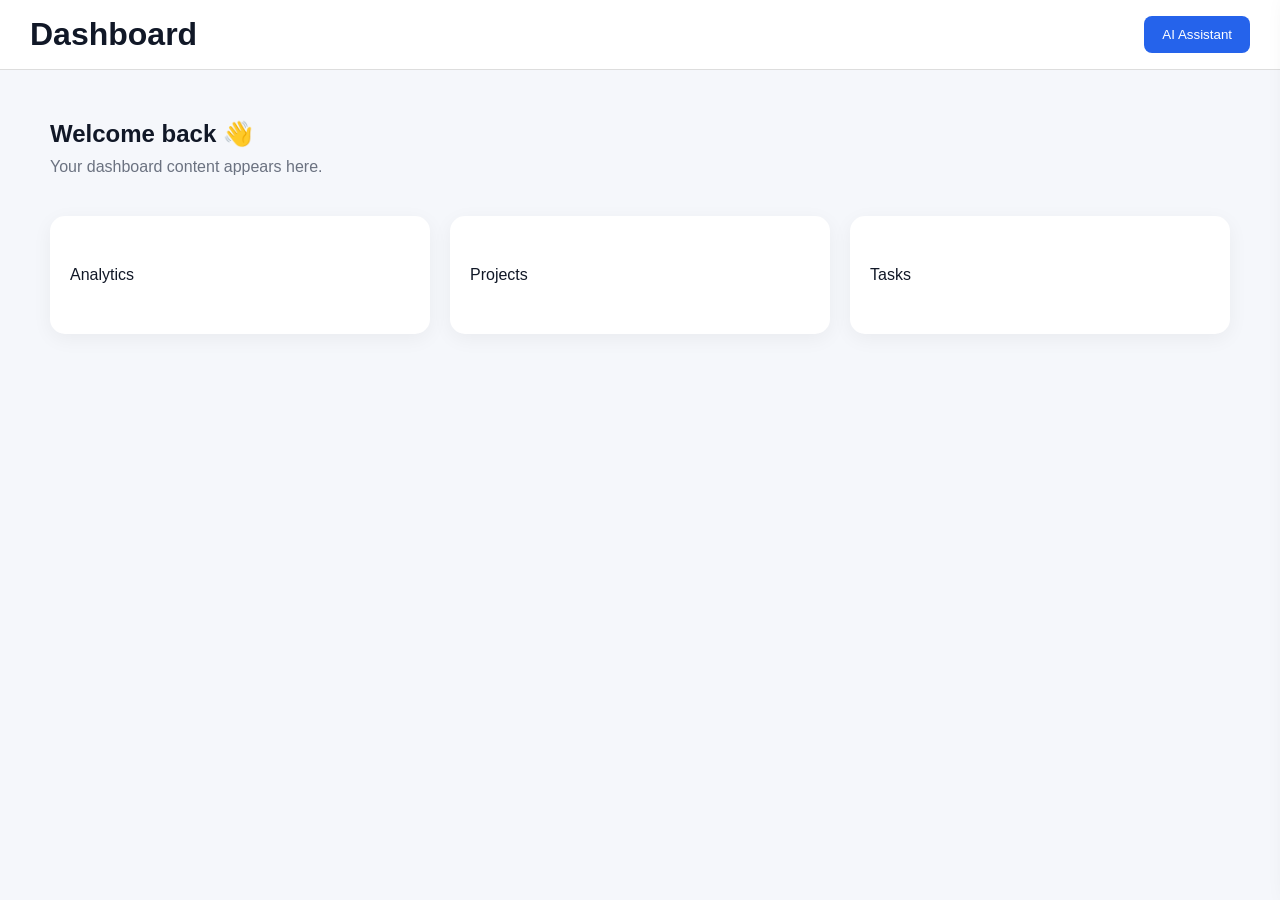
<file: ai-chat-sidebar/index.html>
<!DOCTYPE html>
<html lang="en">
<head>
    <meta charset="UTF-8">
    <meta name="viewport" content="width=device-width, initial-scale=1.0">
    <title>AI Chat Sidebar</title>
    <link rel="stylesheet" href="style.css">
</head>
<body>

<div class="page">

    <header>
        <h1>Dashboard</h1>
        <button onclick="toggleSidebar()">AI Assistant</button>
    </header>

    <main>
        <h2>Welcome back 👋</h2>
        <p>Your dashboard content appears here.</p>

        <div class="cards">
            <div>Analytics</div>
            <div>Projects</div>
            <div>Tasks</div>
        </div>
    </main>

</div>

<aside class="ai-sidebar" id="aiSidebar">

    <div class="sidebar-header">
        <div>
            <strong>AI Assistant</strong>
            <small>Ready to help</small>
        </div>

        <button onclick="toggleSidebar()">×</button>
    </div>

    <div class="assistant-content" id="assistantContent">

        <div class="ai-message">
            Hi! I'm your AI assistant. What would you like to do?
        </div>

        <button onclick="suggest('Summarize my dashboard')">
            Summarize dashboard
        </button>

        <button onclick="suggest('Give me project insights')">
            Project insights
        </button>

        <button onclick="suggest('Help me plan my tasks')">
            Plan my tasks
        </button>

    </div>

    <form class="assistant-input" onsubmit="sendPrompt(event)">
        <input id="prompt" placeholder="Ask AI..." required>
        <button>➤</button>
    </form>

</aside>

<script src="script.js"></script>
</body>
</html>
</file>
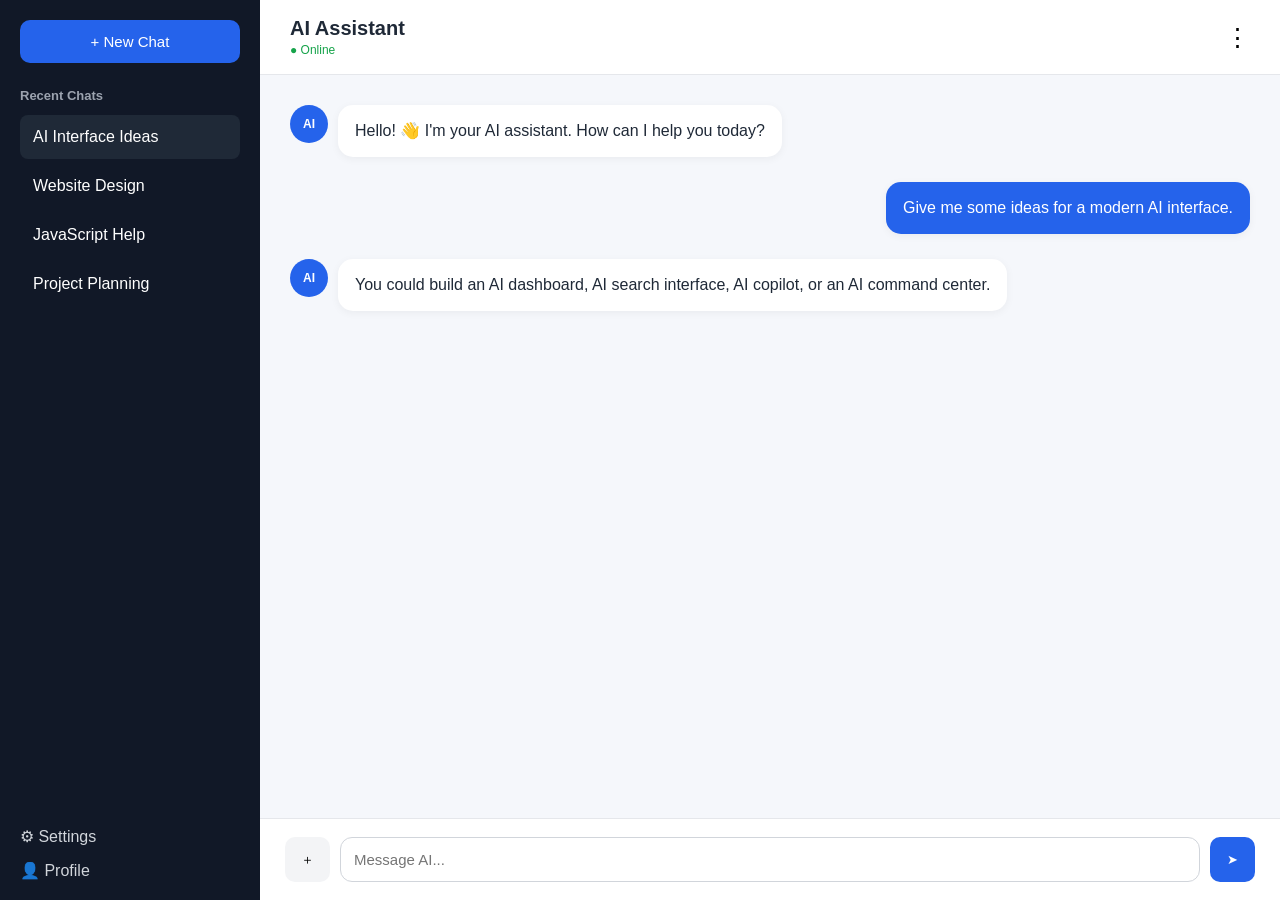
<file: ai-chat/index.html>
<!DOCTYPE html>
<html lang="en">
<head>
    <meta charset="UTF-8">
    <meta name="viewport" content="width=device-width, initial-scale=1.0">
    <title>AI Chat</title>
    <link rel="stylesheet" href="style.css">
</head>
<body>

<div class="app">

    <aside class="sidebar">
        <button class="new-chat" onclick="newChat()">+ New Chat</button>

        <h3>Recent Chats</h3>

        <div class="chat-item active">AI Interface Ideas</div>
        <div class="chat-item">Website Design</div>
        <div class="chat-item">JavaScript Help</div>
        <div class="chat-item">Project Planning</div>

        <div class="sidebar-bottom">
            <div>⚙ Settings</div>
            <div>👤 Profile</div>
        </div>
    </aside>

    <main class="chat-area">

        <header class="chat-header">
            <div>
                <h2>AI Assistant</h2>
                <span class="online">● Online</span>
            </div>
            <button>⋮</button>
        </header>

        <section class="messages" id="messages">

            <div class="message ai">
                <div class="avatar">AI</div>
                <div class="bubble">
                    Hello! 👋 I'm your AI assistant. How can I help you today?
                </div>
            </div>

            <div class="message user">
                <div class="bubble">
                    Give me some ideas for a modern AI interface.
                </div>
            </div>

            <div class="message ai">
                <div class="avatar">AI</div>
                <div class="bubble">
                    You could build an AI dashboard, AI search interface,
                    AI copilot, or an AI command center.
                </div>
            </div>

        </section>

        <div class="typing" id="typing">
            AI is typing...
        </div>

        <form class="input-area" onsubmit="sendMessage(event)">
            <button type="button" class="attach">＋</button>

            <input
                type="text"
                id="messageInput"
                placeholder="Message AI..."
                autocomplete="off"
            >

            <button type="submit" class="send">➤</button>
        </form>

    </main>

</div>

<script src="script.js"></script>
</body>
</html>
</file>
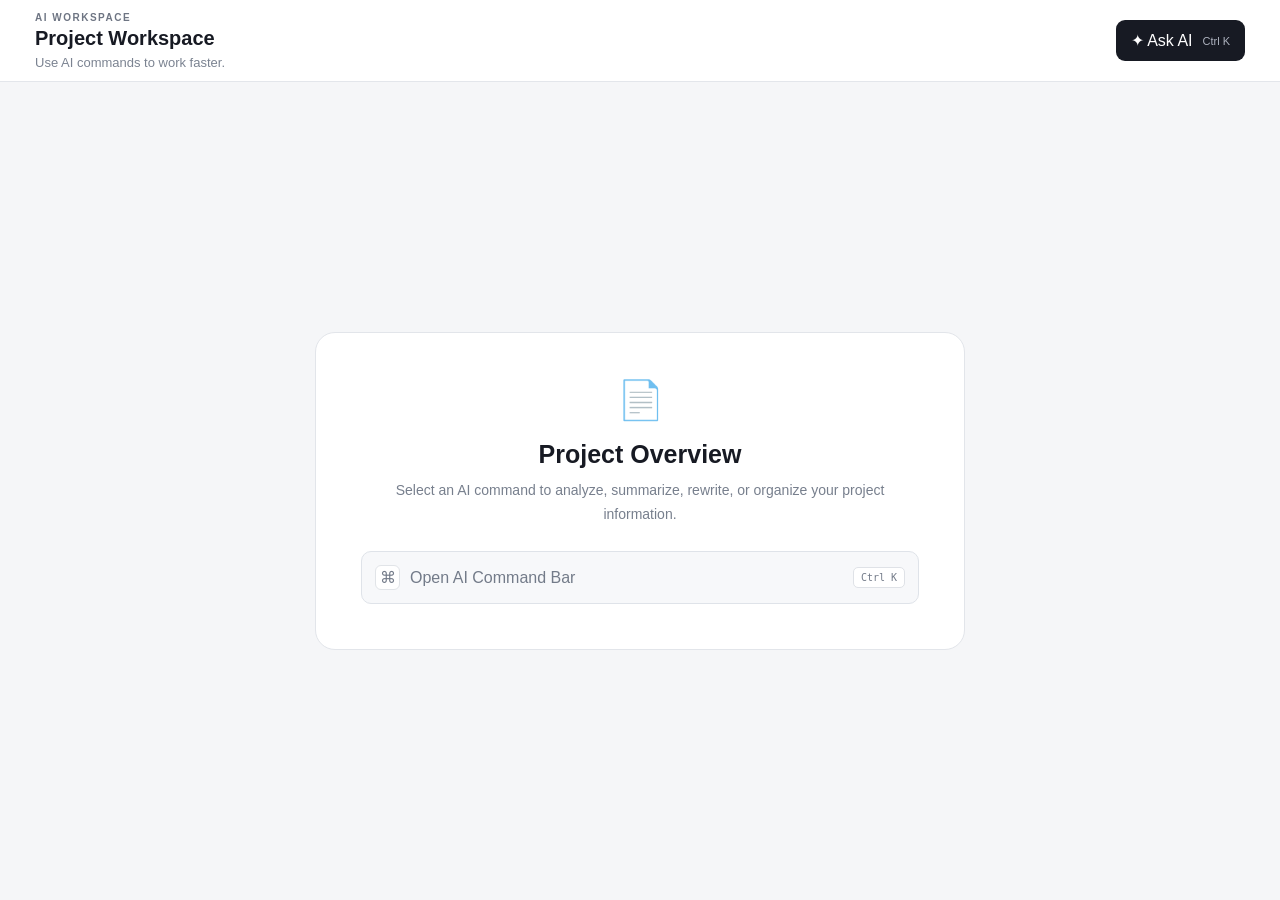
<file: ai-command-bar/index.html>
<!DOCTYPE html>
<html lang="en">
<head>
    <meta charset="UTF-8">
    <meta name="viewport" content="width=device-width, initial-scale=1.0">

    <title>AI Command Bar</title>

    <link rel="stylesheet" href="style.css">
</head>

<body>

    <main class="app">

        <!-- Header -->

        <header class="topbar">

            <div>
                <p class="eyebrow">AI WORKSPACE</p>

                <h1>Project Workspace</h1>

                <p>
                    Use AI commands to work faster.
                </p>
            </div>

            <button id="openCommand">
                ✦ Ask AI
                <span>Ctrl K</span>
            </button>

        </header>


        <!-- Main Content -->

        <section class="workspace">

            <div class="workspace-card">

                <div class="document-icon">
                    📄
                </div>

                <h2>Project Overview</h2>

                <p>
                    Select an AI command to analyze, summarize,
                    rewrite, or organize your project information.
                </p>

                <button class="command-trigger" id="mainTrigger">
                    <span>⌘</span>
                    Open AI Command Bar
                    <kbd>Ctrl K</kbd>
                </button>

            </div>

        </section>

    </main>


    <!-- Overlay -->

    <div class="overlay hidden" id="overlay"></div>


    <!-- Command Bar -->

    <section class="command-wrapper hidden" id="commandWrapper">

        <div class="command-bar" role="dialog">

            <!-- Search -->

            <div class="search-area">

                <span class="search-icon">⌕</span>

                <input
                    type="text"
                    id="commandInput"
                    placeholder="Ask AI or search commands..."
                    autocomplete="off"
                >

                <kbd>ESC</kbd>

            </div>


            <!-- Commands -->

            <div class="command-content">

                <p class="group-title">
                    Suggested commands
                </p>


                <div id="commandList">

                    <button
                        class="command-item selected"
                        data-command="Summarize this project"
                    >

                        <span class="item-icon">📝</span>

                        <span class="item-info">
                            <strong>Summarize this project</strong>
                            <small>Generate a quick project summary</small>
                        </span>

                        <span class="shortcut">S</span>

                    </button>


                    <button
                        class="command-item"
                        data-command="Analyze project performance"
                    >

                        <span class="item-icon">📊</span>

                        <span class="item-info">
                            <strong>Analyze project performance</strong>
                            <small>Find important performance patterns</small>
                        </span>

                        <span class="shortcut">A</span>

                    </button>


                    <button
                        class="command-item"
                        data-command="Rewrite selected content"
                    >

                        <span class="item-icon">✍️</span>

                        <span class="item-info">
                            <strong>Rewrite selected content</strong>
                            <small>Improve clarity and readability</small>
                        </span>

                        <span class="shortcut">R</span>

                    </button>


                    <button
                        class="command-item"
                        data-command="Generate project ideas"
                    >

                        <span class="item-icon">💡</span>

                        <span class="item-info">
                            <strong>Generate project ideas</strong>
                            <small>Create new ideas using AI</small>
                        </span>

                        <span class="shortcut">I</span>

                    </button>


                    <button
                        class="command-item"
                        data-command="Create project report"
                    >

                        <span class="item-icon">📋</span>

                        <span class="item-info">
                            <strong>Create project report</strong>
                            <small>Generate a structured report</small>
                        </span>

                        <span class="shortcut">P</span>

                    </button>

                </div>


                <!-- No Results -->

                <div class="no-results hidden" id="noResults">
                    <span>⌕</span>

                    <strong>No commands found</strong>

                    <p>
                        Try asking AI something else.
                    </p>
                </div>

            </div>


            <!-- Footer -->

            <footer class="command-footer">

                <span>
                    ↑↓ Navigate
                </span>

                <span>
                    ↵ Select
                </span>

                <span>
                    ESC Close
                </span>

                <span class="ai-label">
                    ✦ AI Command Bar
                </span>

            </footer>

        </div>

    </section>


    <!-- Result -->

    <div class="result-panel hidden" id="resultPanel">

        <div class="result-card">

            <div class="result-icon">
                ✦
            </div>

            <div>
                <p class="result-label">
                    AI COMMAND EXECUTED
                </p>

                <h3 id="resultTitle">
                    Command completed
                </h3>

                <p id="resultText">
                    AI is processing your request.
                </p>
            </div>

            <button id="closeResult">
                ×
            </button>

        </div>

    </div>


    <script src="script.js"></script>

</body>
</html>
</file>
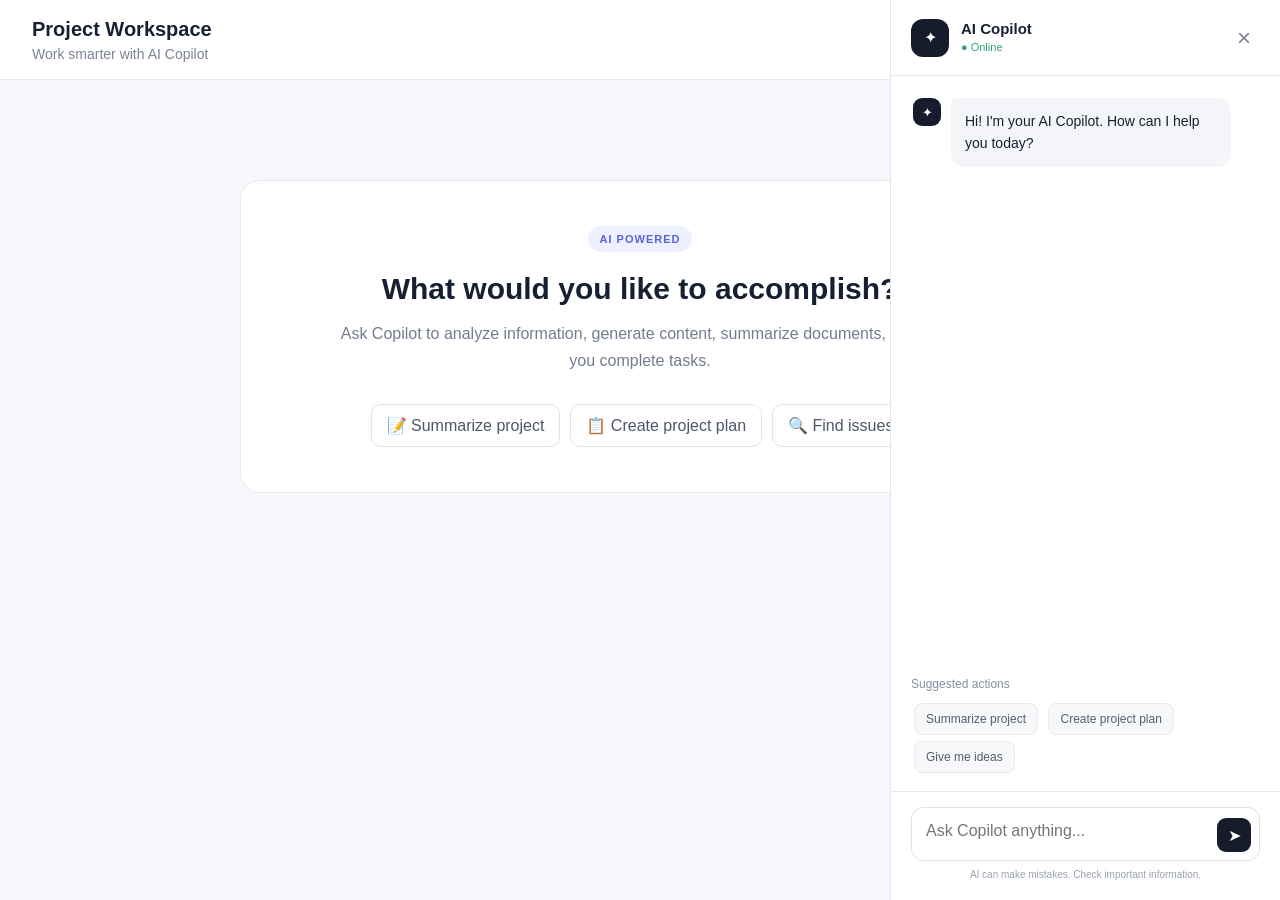
<file: ai-copilot/index.html>
<!DOCTYPE html>
<html lang="en">
<head>
    <meta charset="UTF-8">
    <meta name="viewport" content="width=device-width, initial-scale=1.0">
    <title>AI Copilot</title>
    <link rel="stylesheet" href="style.css">
</head>
<body>

    <main class="app">

        <!-- Main Content -->
        <section class="workspace">
            <header class="topbar">
                <div>
                    <h1>Project Workspace</h1>
                    <p>Work smarter with AI Copilot</p>
                </div>

                <button class="copilot-toggle" id="openCopilot">
                    ✨ AI Copilot
                </button>
            </header>

            <div class="content">
                <div class="welcome-card">
                    <span class="badge">AI POWERED</span>
                    <h2>What would you like to accomplish?</h2>
                    <p>
                        Ask Copilot to analyze information, generate content,
                        summarize documents, or help you complete tasks.
                    </p>

                    <div class="quick-actions">
                        <button data-prompt="Summarize my project">
                            📝 Summarize project
                        </button>

                        <button data-prompt="Create a project plan">
                            📋 Create project plan
                        </button>

                        <button data-prompt="Find potential issues">
                            🔍 Find issues
                        </button>
                    </div>
                </div>
            </div>
        </section>

        <!-- Copilot Sidebar -->
        <aside class="copilot" id="copilot">

            <div class="copilot-header">
                <div class="copilot-title">
                    <div class="ai-icon">✦</div>

                    <div>
                        <h2>AI Copilot</h2>
                        <span>● Online</span>
                    </div>
                </div>

                <button class="close-btn" id="closeCopilot">×</button>
            </div>

            <!-- Chat Messages -->
            <div class="chat" id="chat">

                <div class="message ai-message">
                    <div class="avatar">✦</div>

                    <div class="bubble">
                        <p>
                            Hi! I'm your AI Copilot. How can I help you today?
                        </p>
                    </div>
                </div>

            </div>

            <!-- Suggested Actions -->
            <div class="suggestions">
                <p>Suggested actions</p>

                <button data-prompt="Summarize my project">
                    Summarize project
                </button>

                <button data-prompt="Create a project plan">
                    Create project plan
                </button>

                <button data-prompt="Give me some ideas">
                    Give me ideas
                </button>
            </div>

            <!-- Input -->
            <div class="input-area">

                <div class="input-box">
                    <textarea
                        id="messageInput"
                        placeholder="Ask Copilot anything..."
                        rows="1"
                    ></textarea>

                    <button id="sendBtn">➤</button>
                </div>

                <small>
                    AI can make mistakes. Check important information.
                </small>

            </div>

        </aside>

    </main>

    <script src="script.js"></script>
</body>
</html>
</file>
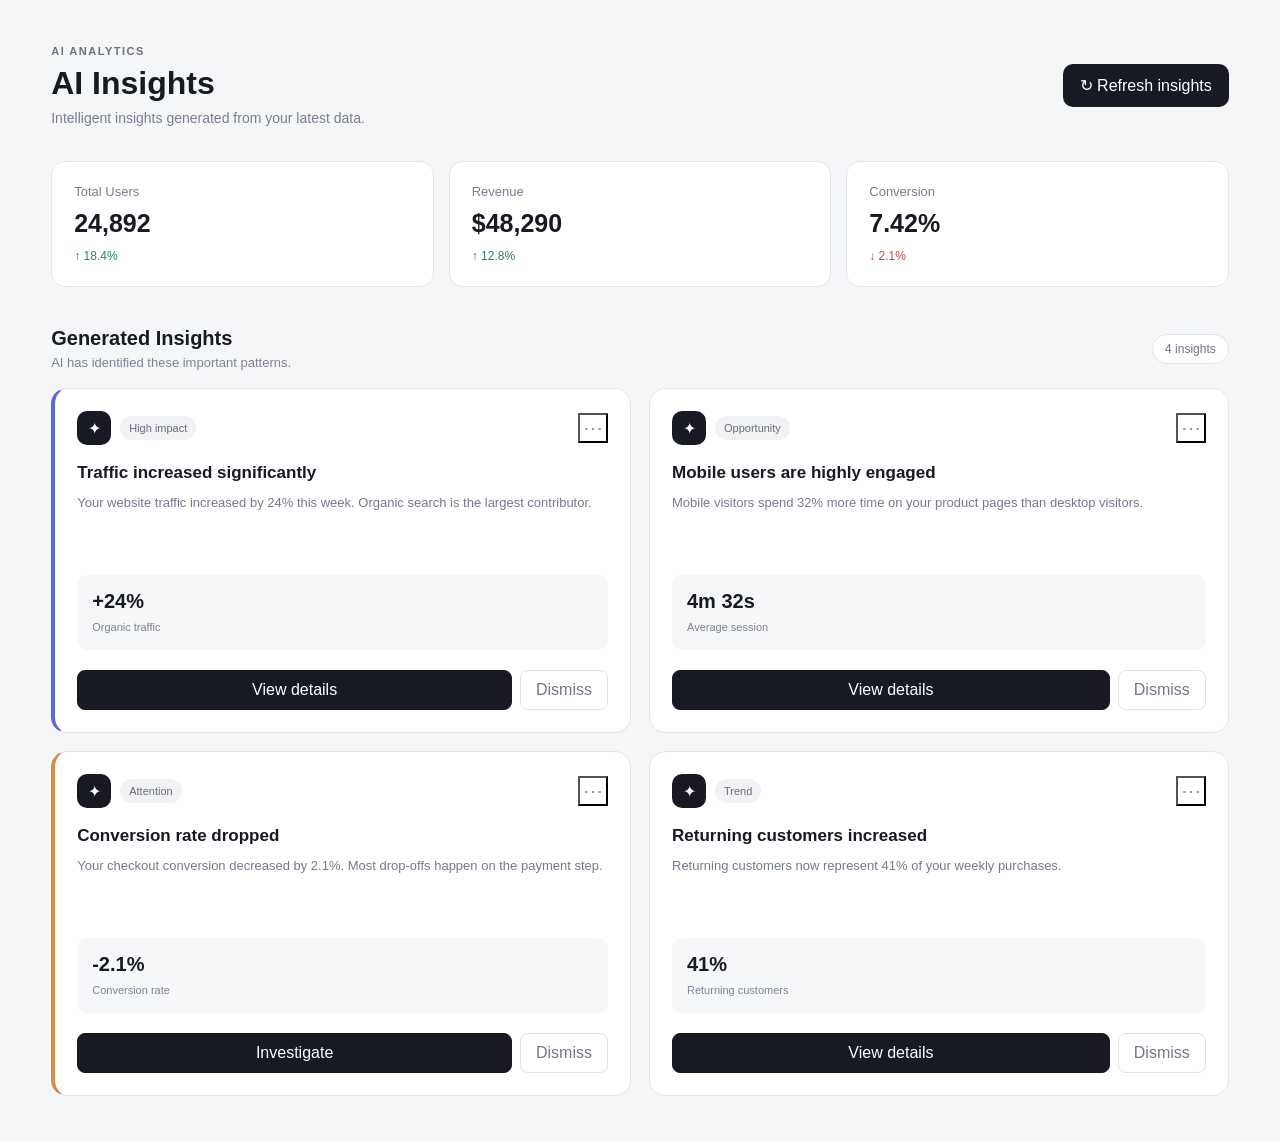
<file: ai-insight-card/index.html>
<!DOCTYPE html>
<html lang="en">
<head>
    <meta charset="UTF-8">
    <meta name="viewport" content="width=device-width, initial-scale=1.0">
    <title>AI Insight Cards</title>
    <link rel="stylesheet" href="style.css">
</head>

<body>

    <main class="dashboard">

        <header class="header">
            <div>
                <p class="eyebrow">AI ANALYTICS</p>
                <h1>AI Insights</h1>
                <p class="subtitle">
                    Intelligent insights generated from your latest data.
                </p>
            </div>

            <button class="refresh-btn" id="refreshBtn">
                ↻ Refresh insights
            </button>
        </header>


        <section class="overview">

            <div class="stat">
                <span>Total Users</span>
                <strong>24,892</strong>
                <small class="positive">↑ 18.4%</small>
            </div>

            <div class="stat">
                <span>Revenue</span>
                <strong>$48,290</strong>
                <small class="positive">↑ 12.8%</small>
            </div>

            <div class="stat">
                <span>Conversion</span>
                <strong>7.42%</strong>
                <small class="negative">↓ 2.1%</small>
            </div>

        </section>


        <section class="insights-section">

            <div class="section-heading">
                <div>
                    <h2>Generated Insights</h2>
                    <p>AI has identified these important patterns.</p>
                </div>

                <span class="insight-count" id="insightCount">
                    4 insights
                </span>
            </div>


            <div class="insights-grid" id="insightsGrid">

                <!-- Insight 1 -->

                <article class="insight-card high">

                    <div class="card-top">
                        <div class="icon">✦</div>

                        <span class="priority">
                            High impact
                        </span>

                        <button
                            class="more-btn"
                            aria-label="More options"
                        >
                            ⋯
                        </button>
                    </div>

                    <h3>Traffic increased significantly</h3>

                    <p>
                        Your website traffic increased by 24% this week.
                        Organic search is the largest contributor.
                    </p>

                    <div class="metric">
                        <strong>+24%</strong>
                        <span>Organic traffic</span>
                    </div>

                    <div class="card-actions">
                        <button class="details-btn">
                            View details
                        </button>

                        <button class="dismiss-btn">
                            Dismiss
                        </button>
                    </div>

                </article>


                <!-- Insight 2 -->

                <article class="insight-card">

                    <div class="card-top">
                        <div class="icon">✦</div>

                        <span class="priority">
                            Opportunity
                        </span>

                        <button
                            class="more-btn"
                            aria-label="More options"
                        >
                            ⋯
                        </button>
                    </div>

                    <h3>Mobile users are highly engaged</h3>

                    <p>
                        Mobile visitors spend 32% more time on your
                        product pages than desktop visitors.
                    </p>

                    <div class="metric">
                        <strong>4m 32s</strong>
                        <span>Average session</span>
                    </div>

                    <div class="card-actions">
                        <button class="details-btn">
                            View details
                        </button>

                        <button class="dismiss-btn">
                            Dismiss
                        </button>
                    </div>

                </article>


                <!-- Insight 3 -->

                <article class="insight-card warning">

                    <div class="card-top">
                        <div class="icon">✦</div>

                        <span class="priority">
                            Attention
                        </span>

                        <button
                            class="more-btn"
                            aria-label="More options"
                        >
                            ⋯
                        </button>
                    </div>

                    <h3>Conversion rate dropped</h3>

                    <p>
                        Your checkout conversion decreased by 2.1%.
                        Most drop-offs happen on the payment step.
                    </p>

                    <div class="metric">
                        <strong>-2.1%</strong>
                        <span>Conversion rate</span>
                    </div>

                    <div class="card-actions">
                        <button class="details-btn">
                            Investigate
                        </button>

                        <button class="dismiss-btn">
                            Dismiss
                        </button>
                    </div>

                </article>


                <!-- Insight 4 -->

                <article class="insight-card">

                    <div class="card-top">
                        <div class="icon">✦</div>

                        <span class="priority">
                            Trend
                        </span>

                        <button
                            class="more-btn"
                            aria-label="More options"
                        >
                            ⋯
                        </button>
                    </div>

                    <h3>Returning customers increased</h3>

                    <p>
                        Returning customers now represent 41% of your
                        weekly purchases.
                    </p>

                    <div class="metric">
                        <strong>41%</strong>
                        <span>Returning customers</span>
                    </div>

                    <div class="card-actions">
                        <button class="details-btn">
                            View details
                        </button>

                        <button class="dismiss-btn">
                            Dismiss
                        </button>
                    </div>

                </article>

            </div>

        </section>

    </main>

    <div class="toast" id="toast">
        Insight dismissed
    </div>

    <script src="script.js"></script>

</body>
</html>
</file>
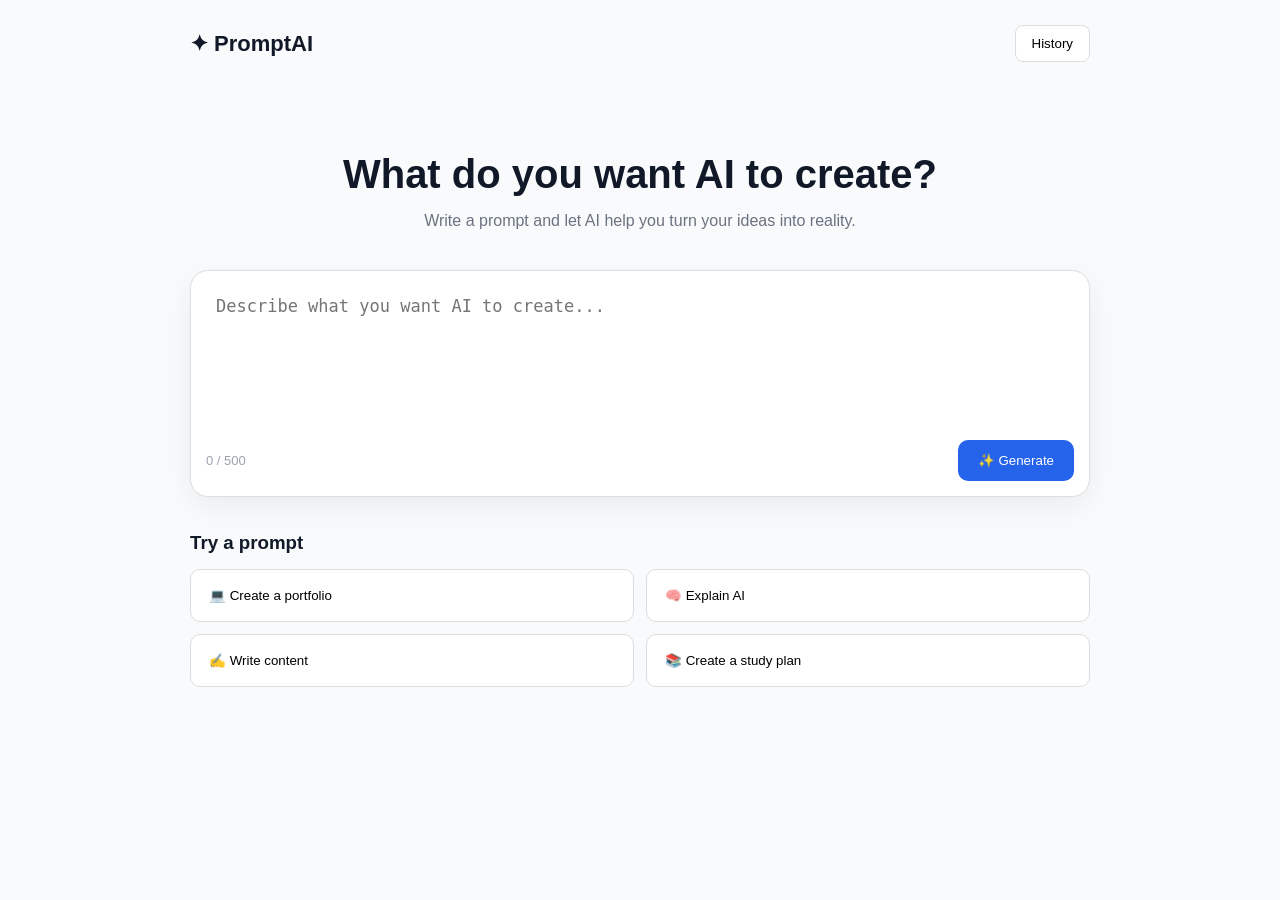
<file: ai-prompt-interface/index.html>
<!DOCTYPE html>
<html lang="en">
<head>
    <meta charset="UTF-8">
    <meta name="viewport" content="width=device-width, initial-scale=1.0">
    <title>AI Prompt Interface</title>
    <link rel="stylesheet" href="style.css">
</head>
<body>

<div class="container">

    <header>
        <div class="logo">✦ PromptAI</div>
        <button>History</button>
    </header>

    <section class="hero">
        <h1>What do you want AI to create?</h1>
        <p>Write a prompt and let AI help you turn your ideas into reality.</p>
    </section>

    <section class="prompt-box">

        <textarea
            id="prompt"
            maxlength="500"
            placeholder="Describe what you want AI to create..."
            oninput="updateCount()"
        ></textarea>

        <div class="prompt-footer">
            <span id="count">0 / 500</span>

            <button onclick="generate()">
                ✨ Generate
            </button>
        </div>

    </section>

    <section class="suggestions">

        <h3>Try a prompt</h3>

        <div class="suggestion-grid">

            <button onclick="usePrompt('Create a modern portfolio website')">
                💻 Create a portfolio
            </button>

            <button onclick="usePrompt('Explain artificial intelligence simply')">
                🧠 Explain AI
            </button>

            <button onclick="usePrompt('Generate a product description')">
                ✍️ Write content
            </button>

            <button onclick="usePrompt('Create a study plan for programming')">
                📚 Create a study plan
            </button>

        </div>

    </section>

    <div id="result"></div>

</div>

<script src="script.js"></script>
</body>
</html>
</file>
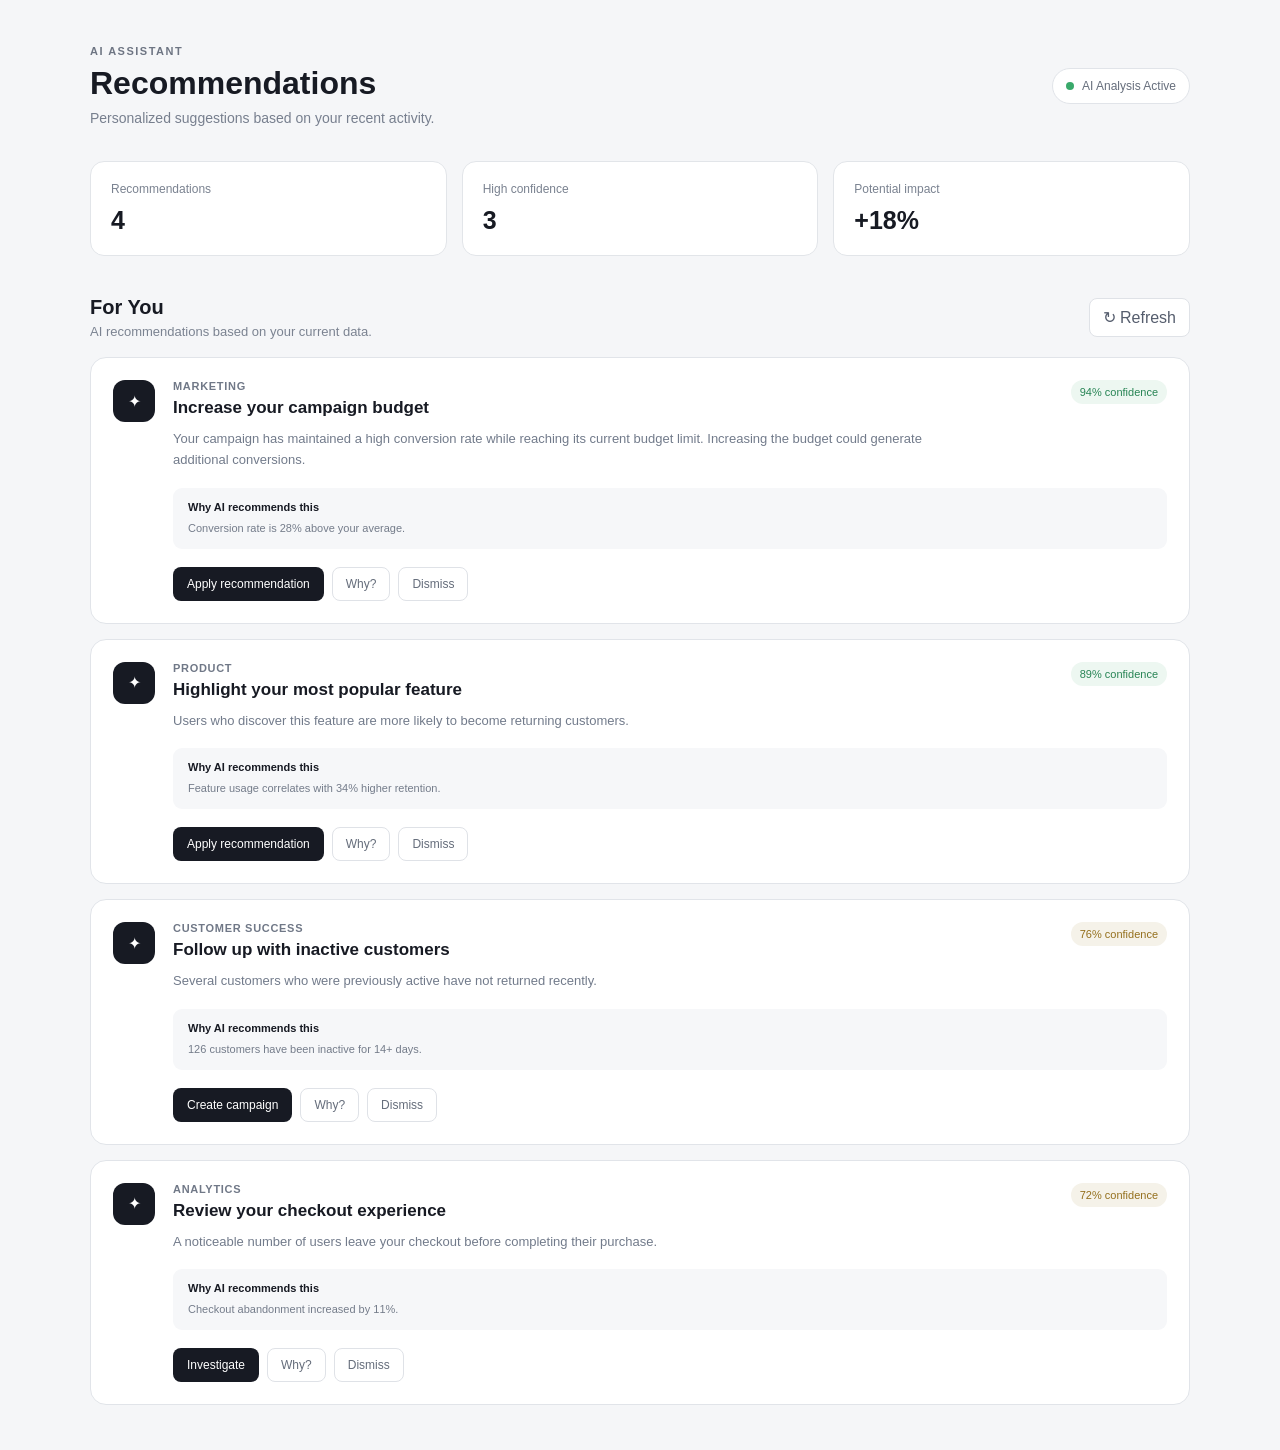
<file: ai-recomendation-card/index.html>
<!DOCTYPE html>
<html lang="en">
<head>
    <meta charset="UTF-8">
    <meta name="viewport" content="width=device-width, initial-scale=1.0">

    <title>AI Recommendations</title>

    <link rel="stylesheet" href="style.css">
</head>

<body>

    <main class="container">

        <!-- Header -->

        <header class="header">

            <div>
                <p class="eyebrow">AI ASSISTANT</p>

                <h1>Recommendations</h1>

                <p class="subtitle">
                    Personalized suggestions based on your recent activity.
                </p>
            </div>

            <div class="ai-status">
                <span class="status-dot"></span>
                AI Analysis Active
            </div>

        </header>


        <!-- Summary -->

        <section class="summary">

            <div class="summary-card">
                <span>Recommendations</span>
                <strong id="recommendationCount">4</strong>
            </div>

            <div class="summary-card">
                <span>High confidence</span>
                <strong>3</strong>
            </div>

            <div class="summary-card">
                <span>Potential impact</span>
                <strong>+18%</strong>
            </div>

        </section>


        <!-- Recommendations -->

        <section class="recommendations">

            <div class="section-header">

                <div>
                    <h2>For You</h2>

                    <p>
                        AI recommendations based on your current data.
                    </p>
                </div>

                <button id="refreshBtn">
                    ↻ Refresh
                </button>

            </div>


            <div class="recommendation-list" id="recommendationList">


                <!-- Recommendation 1 -->

                <article class="recommendation-card">

                    <div class="card-icon">
                        ✦
                    </div>

                    <div class="card-content">

                        <div class="card-heading">

                            <div>
                                <span class="category">
                                    Marketing
                                </span>

                                <h3>
                                    Increase your campaign budget
                                </h3>
                            </div>

                            <span class="confidence high">
                                94% confidence
                            </span>

                        </div>

                        <p>
                            Your campaign has maintained a high conversion
                            rate while reaching its current budget limit.
                            Increasing the budget could generate additional
                            conversions.
                        </p>

                        <div class="reason">

                            <strong>Why AI recommends this</strong>

                            <span>
                                Conversion rate is 28% above your average.
                            </span>

                        </div>

                        <div class="recommendation-footer">

                            <button class="accept-btn">
                                Apply recommendation
                            </button>

                            <button class="why-btn">
                                Why?
                            </button>

                            <button class="dismiss-btn">
                                Dismiss
                            </button>

                        </div>

                    </div>

                </article>


                <!-- Recommendation 2 -->

                <article class="recommendation-card">

                    <div class="card-icon">
                        ✦
                    </div>

                    <div class="card-content">

                        <div class="card-heading">

                            <div>
                                <span class="category">
                                    Product
                                </span>

                                <h3>
                                    Highlight your most popular feature
                                </h3>
                            </div>

                            <span class="confidence high">
                                89% confidence
                            </span>

                        </div>

                        <p>
                            Users who discover this feature are more likely
                            to become returning customers.
                        </p>

                        <div class="reason">

                            <strong>Why AI recommends this</strong>

                            <span>
                                Feature usage correlates with 34% higher retention.
                            </span>

                        </div>

                        <div class="recommendation-footer">

                            <button class="accept-btn">
                                Apply recommendation
                            </button>

                            <button class="why-btn">
                                Why?
                            </button>

                            <button class="dismiss-btn">
                                Dismiss
                            </button>

                        </div>

                    </div>

                </article>


                <!-- Recommendation 3 -->

                <article class="recommendation-card">

                    <div class="card-icon">
                        ✦
                    </div>

                    <div class="card-content">

                        <div class="card-heading">

                            <div>
                                <span class="category">
                                    Customer Success
                                </span>

                                <h3>
                                    Follow up with inactive customers
                                </h3>
                            </div>

                            <span class="confidence medium">
                                76% confidence
                            </span>

                        </div>

                        <p>
                            Several customers who were previously active
                            have not returned recently.
                        </p>

                        <div class="reason">

                            <strong>Why AI recommends this</strong>

                            <span>
                                126 customers have been inactive for 14+ days.
                            </span>

                        </div>

                        <div class="recommendation-footer">

                            <button class="accept-btn">
                                Create campaign
                            </button>

                            <button class="why-btn">
                                Why?
                            </button>

                            <button class="dismiss-btn">
                                Dismiss
                            </button>

                        </div>

                    </div>

                </article>


                <!-- Recommendation 4 -->

                <article class="recommendation-card">

                    <div class="card-icon">
                        ✦
                    </div>

                    <div class="card-content">

                        <div class="card-heading">

                            <div>
                                <span class="category">
                                    Analytics
                                </span>

                                <h3>
                                    Review your checkout experience
                                </h3>
                            </div>

                            <span class="confidence medium">
                                72% confidence
                            </span>

                        </div>

                        <p>
                            A noticeable number of users leave your checkout
                            before completing their purchase.
                        </p>

                        <div class="reason">

                            <strong>Why AI recommends this</strong>

                            <span>
                                Checkout abandonment increased by 11%.
                            </span>

                        </div>

                        <div class="recommendation-footer">

                            <button class="accept-btn">
                                Investigate
                            </button>

                            <button class="why-btn">
                                Why?
                            </button>

                            <button class="dismiss-btn">
                                Dismiss
                            </button>

                        </div>

                    </div>

                </article>

            </div>

        </section>

    </main>


    <!-- Toast -->

    <div class="toast" id="toast"></div>


    <script src="script.js"></script>

</body>
</html>
</file>
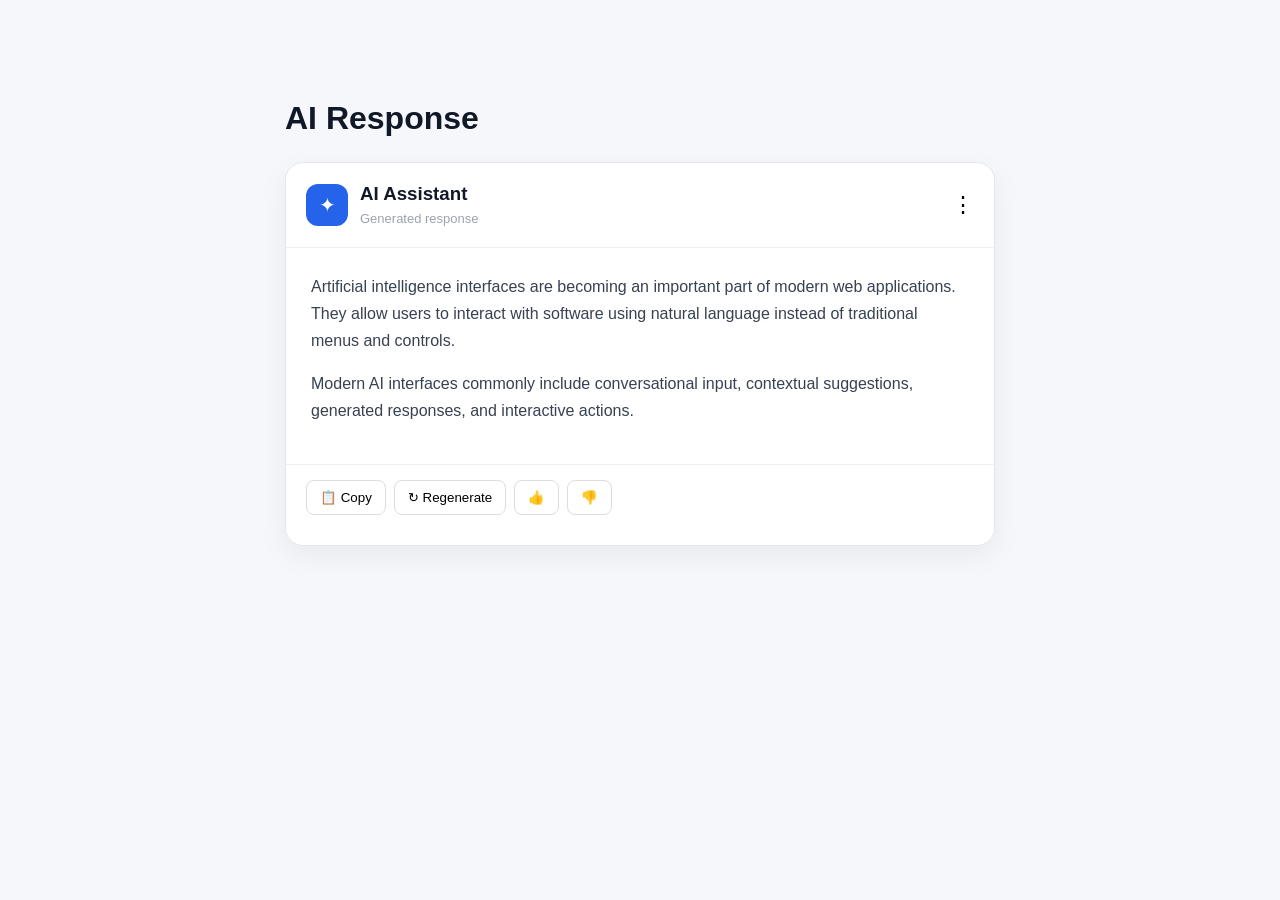
<file: ai-responce-card/index.html>
<!DOCTYPE html>
<html lang="en">
<head>
    <meta charset="UTF-8">
    <meta name="viewport" content="width=device-width, initial-scale=1.0">
    <title>AI Response Card</title>
    <link rel="stylesheet" href="style.css">
</head>
<body>

<div class="container">

    <h1>AI Response</h1>

    <div class="response-card">

        <div class="card-header">

            <div class="ai-title">
                <div class="ai-icon">✦</div>

                <div>
                    <h3>AI Assistant</h3>
                    <span>Generated response</span>
                </div>
            </div>

            <button onclick="copyResponse()">⋮</button>

        </div>

        <div class="response-content" id="response">

            <p>
                Artificial intelligence interfaces are becoming an important
                part of modern web applications. They allow users to interact
                with software using natural language instead of traditional
                menus and controls.
            </p>

            <p>
                Modern AI interfaces commonly include conversational input,
                contextual suggestions, generated responses, and interactive
                actions.
            </p>

        </div>

        <div class="actions">

            <button onclick="copyResponse()">📋 Copy</button>

            <button onclick="regenerate()">↻ Regenerate</button>

            <button onclick="feedback('Helpful')">👍</button>

            <button onclick="feedback('Not helpful')">👎</button>

        </div>

        <div class="feedback" id="feedback"></div>

    </div>

</div>

<script src="script.js"></script>
</body>
</html>
</file>
<file: ai-chat-sidebar/style.css>
* {
    box-sizing: border-box;
    margin: 0;
    padding: 0;
}

body {
    font-family: Arial, sans-serif;
    background: #f5f7fb;
    color: #111827;
}

.page {
    min-height: 100vh;
}

header {
    height: 70px;
    background: white;
    border-bottom: 1px solid #ddd;
    display: flex;
    align-items: center;
    justify-content: space-between;
    padding: 0 30px;
}

header button {
    border: none;
    background: #2563eb;
    color: white;
    padding: 11px 18px;
    border-radius: 8px;
    cursor: pointer;
}

main {
    padding: 50px;
}

main p {
    margin-top: 10px;
    color: #6b7280;
}

.cards {
    display: flex;
    gap: 20px;
    margin-top: 40px;
}

.cards div {
    flex: 1;
    background: white;
    padding: 50px 20px;
    border-radius: 15px;
    box-shadow: 0 5px 20px rgba(0,0,0,.05);
}

/* AI Sidebar */

.ai-sidebar {
    position: fixed;
    top: 0;
    right: -400px;
    width: 380px;
    height: 100vh;
    background: white;
    box-shadow: -5px 0 25px rgba(0,0,0,.15);
    transition: right .3s ease;
    display: flex;
    flex-direction: column;
}

.ai-sidebar.open {
    right: 0;
}

.sidebar-header {
    padding: 20px;
    border-bottom: 1px solid #e5e7eb;
    display: flex;
    justify-content: space-between;
}

.sidebar-header strong {
    display: block;
}

.sidebar-header small {
    color: #16a34a;
}

.sidebar-header button {
    border: none;
    background: transparent;
    font-size: 28px;
    cursor: pointer;
}

.assistant-content {
    flex: 1;
    padding: 20px;
    overflow-y: auto;
}

.ai-message {
    background: #f3f4f6;
    padding: 15px;
    border-radius: 12px;
    line-height: 1.5;
    margin-bottom: 20px;
}

.assistant-content button {
    width: 100%;
    padding: 12px;
    margin-bottom: 10px;
    background: white;
    border: 1px solid #ddd;
    border-radius: 9px;
    cursor: pointer;
    text-align: left;
}

.assistant-content button:hover {
    background: #f3f4f6;
}

.assistant-input {
    padding: 15px;
    border-top: 1px solid #ddd;
    display: flex;
    gap: 8px;
}

.assistant-input input {
    flex: 1;
    padding: 12px;
    border: 1px solid #ddd;
    border-radius: 9px;
    outline: none;
}

.assistant-input button {
    width: 45px;
    border: none;
    background: #2563eb;
    color: white;
    border-radius: 9px;
}

@media(max-width:600px) {

    .ai-sidebar {
        width: 100%;
    }

    main {
        padding: 25px;
    }

    .cards {
        flex-direction: column;
    }
}
</file>
<file: ai-chat/style.css>
* {
    margin: 0;
    padding: 0;
    box-sizing: border-box;
}

body {
    font-family: Arial, sans-serif;
    background: #f5f7fb;
    color: #1f2937;
}

.app {
    display: flex;
    height: 100vh;
}

/* Sidebar */

.sidebar {
    width: 260px;
    background: #111827;
    color: white;
    padding: 20px;
    display: flex;
    flex-direction: column;
}

.new-chat {
    border: none;
    padding: 13px;
    border-radius: 10px;
    background: #2563eb;
    color: white;
    cursor: pointer;
    font-size: 15px;
    margin-bottom: 25px;
}

.sidebar h3 {
    font-size: 13px;
    color: #9ca3af;
    margin-bottom: 12px;
}

.chat-item {
    padding: 13px;
    border-radius: 8px;
    margin-bottom: 5px;
    cursor: pointer;
}

.chat-item:hover,
.chat-item.active {
    background: #1f2937;
}

.sidebar-bottom {
    margin-top: auto;
    display: flex;
    flex-direction: column;
    gap: 15px;
    color: #d1d5db;
}

/* Chat */

.chat-area {
    flex: 1;
    display: flex;
    flex-direction: column;
}

.chat-header {
    height: 75px;
    background: white;
    border-bottom: 1px solid #e5e7eb;
    padding: 0 30px;
    display: flex;
    justify-content: space-between;
    align-items: center;
}

.chat-header h2 {
    font-size: 20px;
}

.chat-header button {
    border: none;
    background: transparent;
    font-size: 25px;
    cursor: pointer;
}

.online {
    font-size: 12px;
    color: #16a34a;
}

.messages {
    flex: 1;
    padding: 30px;
    overflow-y: auto;
}

.message {
    display: flex;
    gap: 10px;
    margin-bottom: 25px;
    max-width: 750px;
}

.message.user {
    margin-left: auto;
    justify-content: flex-end;
}

.avatar {
    width: 38px;
    height: 38px;
    border-radius: 50%;
    background: #2563eb;
    color: white;
    display: flex;
    justify-content: center;
    align-items: center;
    font-size: 12px;
    font-weight: bold;
}

.bubble {
    padding: 14px 17px;
    border-radius: 15px;
    background: white;
    line-height: 1.5;
    box-shadow: 0 2px 8px rgba(0,0,0,0.05);
}

.user .bubble {
    background: #2563eb;
    color: white;
}

.typing {
    display: none;
    padding: 0 30px 10px;
    color: #6b7280;
    font-size: 13px;
}

/* Input */

.input-area {
    background: white;
    border-top: 1px solid #e5e7eb;
    padding: 18px 25px;
    display: flex;
    gap: 10px;
}

.input-area input {
    flex: 1;
    border: 1px solid #d1d5db;
    border-radius: 12px;
    padding: 13px;
    font-size: 15px;
    outline: none;
}

.input-area input:focus {
    border-color: #2563eb;
}

.attach,
.send {
    width: 45px;
    border: none;
    border-radius: 10px;
    cursor: pointer;
}

.attach {
    background: #f3f4f6;
}

.send {
    background: #2563eb;
    color: white;
}

@media (max-width: 700px) {

    .sidebar {
        display: none;
    }

    .messages {
        padding: 20px;
    }

    .chat-header {
        padding: 0 20px;
    }

    .input-area {
        padding: 12px;
    }
}
</file>
<file: ai-command-bar/style.css>
* {
    margin: 0;
    padding: 0;
    box-sizing: border-box;
}

body {
    font-family: Arial, Helvetica, sans-serif;
    background: #f5f6f8;
    color: #171a23;
}

button,
input {
    font: inherit;
}


/* App */

.app {
    min-height: 100vh;
}


/* Topbar */

.topbar {
    height: 82px;

    background: white;

    border-bottom: 1px solid #e3e6eb;

    padding: 0 35px;

    display: flex;
    align-items: center;
    justify-content: space-between;
}

.topbar h1 {
    font-size: 20px;
    margin-bottom: 5px;
}

.topbar p {
    color: #7b8391;
    font-size: 13px;
}

.eyebrow {
    color: #6e7583 !important;
    font-size: 10px !important;
    font-weight: 700;
    letter-spacing: 1.5px;
    margin-bottom: 4px;
}

#openCommand {
    display: flex;
    align-items: center;
    gap: 10px;

    background: #171a23;
    color: white;

    border: none;
    border-radius: 9px;

    padding: 11px 15px;

    cursor: pointer;
}

#openCommand span {
    color: #aeb3bf;
    font-size: 11px;
}


/* Workspace */

.workspace {
    min-height: calc(100vh - 82px);

    display: grid;
    place-items: center;

    padding: 30px;
}

.workspace-card {
    width: min(650px, 100%);

    background: white;

    border: 1px solid #e2e5ea;

    border-radius: 20px;

    padding: 45px;

    text-align: center;
}

.document-icon {
    font-size: 38px;
    margin-bottom: 18px;
}

.workspace-card h2 {
    font-size: 25px;
    margin-bottom: 10px;
}

.workspace-card p {
    color: #777f8d;
    font-size: 14px;
    line-height: 1.7;
    margin-bottom: 25px;
}

.command-trigger {
    width: 100%;

    display: flex;
    align-items: center;
    gap: 10px;

    background: #f7f8fa;

    border: 1px solid #dfe3e9;

    border-radius: 10px;

    padding: 13px;

    color: #737b89;

    text-align: left;

    cursor: pointer;
}

.command-trigger span {
    width: 25px;
    height: 25px;

    display: grid;
    place-items: center;

    background: white;

    border: 1px solid #e1e4e8;

    border-radius: 6px;
}

.command-trigger kbd {
    margin-left: auto;

    background: white;

    border: 1px solid #dfe2e7;

    border-radius: 5px;

    padding: 4px 7px;

    font-size: 10px;
}


/* Overlay */

.overlay {
    position: fixed;

    inset: 0;

    background: rgba(15, 18, 27, 0.45);

    backdrop-filter: blur(3px);

    z-index: 20;
}

.hidden {
    display: none !important;
}


/* Command Wrapper */

.command-wrapper {
    position: fixed;

    top: 18%;

    left: 50%;

    transform: translateX(-50%);

    width: min(650px, 92%);

    z-index: 30;
}


/* Command Bar */

.command-bar {
    background: white;

    border: 1px solid #dfe3e9;

    border-radius: 15px;

    overflow: hidden;

    box-shadow:
        0 25px 60px rgba(0, 0, 0, 0.18);
}


/* Search */

.search-area {
    height: 62px;

    display: flex;
    align-items: center;

    gap: 10px;

    padding: 0 18px;

    border-bottom: 1px solid #e7e9ed;
}

.search-icon {
    font-size: 25px;
    color: #7d8592;
}

.search-area input {
    flex: 1;

    border: none;

    outline: none;

    font-size: 15px;

    color: #171a23;
}

.search-area input::placeholder {
    color: #9aa1ad;
}

.search-area kbd {
    border: 1px solid #dfe2e7;

    background: #f7f8fa;

    border-radius: 5px;

    padding: 4px 7px;

    font-size: 9px;

    color: #777f8d;
}


/* Command Content */

.command-content {
    padding: 15px 10px;
    max-height: 380px;
    overflow-y: auto;
}

.group-title {
    color: #8a919d;

    font-size: 10px;

    text-transform: uppercase;

    letter-spacing: 0.8px;

    padding: 0 10px 8px;
}


/* Command Item */

.command-item {
    width: 100%;

    display: flex;

    align-items: center;

    gap: 12px;

    background: transparent;

    border: none;

    border-radius: 9px;

    padding: 11px 10px;

    text-align: left;

    cursor: pointer;
}

.command-item:hover,
.command-item.selected {
    background: #f2f3f6;
}

.item-icon {
    width: 34px;
    height: 34px;

    display: grid;
    place-items: center;

    background: white;

    border: 1px solid #e1e4e8;

    border-radius: 8px;

    flex-shrink: 0;
}

.item-info {
    flex: 1;
}

.item-info strong {
    display: block;

    font-size: 13px;

    margin-bottom: 3px;
}

.item-info small {
    display: block;

    color: #858d9a;

    font-size: 10px;
}

.shortcut {
    width: 22px;
    height: 22px;

    display: grid;
    place-items: center;

    border: 1px solid #e0e3e8;

    border-radius: 5px;

    color: #8a919d;

    font-size: 10px;
}


/* No Results */

.no-results {
    padding: 40px 20px;

    text-align: center;

    color: #777f8c;
}

.no-results span {
    font-size: 30px;
}

.no-results strong {
    display: block;

    margin-top: 10px;

    color: #555d6b;

    font-size: 14px;
}

.no-results p {
    font-size: 12px;

    margin-top: 5px;
}


/* Footer */

.command-footer {
    display: flex;

    align-items: center;

    gap: 15px;

    border-top: 1px solid #e7e9ed;

    padding: 11px 15px;

    color: #8a919d;

    font-size: 10px;
}

.ai-label {
    margin-left: auto;

    color: #666e7b;
}


/* Result */

.result-panel {
    position: fixed;

    right: 25px;
    bottom: 25px;

    width: min(420px, calc(100% - 30px));

    z-index: 40;
}

.result-card {
    background: white;

    border: 1px solid #dfe3e8;

    border-radius: 13px;

    padding: 17px;

    display: flex;

    gap: 12px;

    align-items: flex-start;

    box-shadow: 0 15px 40px rgba(0, 0, 0, 0.12);
}

.result-icon {
    width: 35px;
    height: 35px;

    display: grid;
    place-items: center;

    background: #171a23;

    color: white;

    border-radius: 9px;

    flex-shrink: 0;
}

.result-label {
    color: #818997;

    font-size: 9px !important;

    font-weight: 700;

    letter-spacing: 1px;

    margin-bottom: 5px;
}

.result-card h3 {
    font-size: 14px;

    margin-bottom: 5px;
}

.result-card p {
    color: #747c89;

    font-size: 11px;

    line-height: 1.5;
}

#closeResult {
    margin-left: auto;

    background: transparent;

    border: none;

    color: #8a919c;

    font-size: 20px;

    cursor: pointer;
}


/* Mobile */

@media (max-width: 600px) {

    .topbar {
        padding: 0 18px;
    }

    .topbar > div:first-child {
        min-width: 0;
    }

    .topbar h1 {
        font-size: 17px;
    }

    .topbar p {
        font-size: 11px;
    }

    #openCommand span {
        display: none;
    }

    .workspace {
        padding: 18px;
    }

    .workspace-card {
        padding: 30px 20px;
    }

    .command-wrapper {
        top: 8%;
        width: 94%;
    }

    .command-footer span:not(.ai-label) {
        display: none;
    }

    .ai-label {
        margin: 0;
    }

    .command-content {
        max-height: 65vh;
    }
}
</file>
<file: ai-copilot/style.css>
* {
    margin: 0;
    padding: 0;
    box-sizing: border-box;
}

body {
    font-family: Arial, Helvetica, sans-serif;
    background: #f5f7fb;
    color: #172033;
}

button,
textarea {
    font: inherit;
}

button {
    cursor: pointer;
    border: none;
}

/* Main Layout */

.app {
    min-height: 100vh;
    display: flex;
}

/* Workspace */

.workspace {
    flex: 1;
    min-width: 0;
}

.topbar {
    height: 80px;
    background: white;
    border-bottom: 1px solid #e6e9ef;
    padding: 0 32px;

    display: flex;
    align-items: center;
    justify-content: space-between;
}

.topbar h1 {
    font-size: 20px;
    margin-bottom: 5px;
}

.topbar p {
    color: #7b8497;
    font-size: 14px;
}

.copilot-toggle {
    background: #171c2c;
    color: white;
    padding: 12px 18px;
    border-radius: 10px;
    transition: 0.2s;
}

.copilot-toggle:hover {
    transform: translateY(-2px);
}

/* Main Content */

.content {
    padding: 40px;
}

.welcome-card {
    max-width: 800px;
    margin: 60px auto;
    background: white;
    border: 1px solid #e7eaf0;
    border-radius: 20px;
    padding: 45px;
    text-align: center;
}

.badge {
    display: inline-block;
    font-size: 11px;
    font-weight: bold;
    letter-spacing: 1px;
    padding: 7px 12px;
    border-radius: 20px;
    background: #eef0ff;
    color: #5964d8;
    margin-bottom: 20px;
}

.welcome-card h2 {
    font-size: 30px;
    margin-bottom: 14px;
}

.welcome-card > p {
    color: #737c8f;
    line-height: 1.7;
    max-width: 600px;
    margin: auto;
}

.quick-actions {
    display: flex;
    justify-content: center;
    gap: 10px;
    flex-wrap: wrap;
    margin-top: 30px;
}

.quick-actions button {
    padding: 11px 15px;
    border: 1px solid #e0e4eb;
    background: white;
    border-radius: 10px;
    color: #4c566b;
}

.quick-actions button:hover {
    background: #f5f6fa;
}

/* Copilot */

.copilot {
    width: 390px;
    height: 100vh;
    background: white;
    border-left: 1px solid #e1e5ec;

    display: flex;
    flex-direction: column;

    position: fixed;
    right: 0;
    top: 0;

    z-index: 10;

    transition: transform 0.3s ease;
}

.copilot.hidden {
    transform: translateX(100%);
}

/* Header */

.copilot-header {
    height: 76px;
    padding: 15px 20px;
    border-bottom: 1px solid #e7e9ee;

    display: flex;
    justify-content: space-between;
    align-items: center;
}

.copilot-title {
    display: flex;
    align-items: center;
    gap: 12px;
}

.ai-icon {
    width: 38px;
    height: 38px;
    border-radius: 12px;

    display: grid;
    place-items: center;

    background: #171c2c;
    color: white;
}

.copilot-title h2 {
    font-size: 15px;
}

.copilot-title span {
    color: #2ca66f;
    font-size: 11px;
}

.close-btn {
    width: 32px;
    height: 32px;
    background: transparent;
    font-size: 24px;
    color: #7c8495;
    border-radius: 8px;
}

.close-btn:hover {
    background: #f2f3f6;
}

/* Chat */

.chat {
    flex: 1;
    padding: 22px;
    overflow-y: auto;
}

.message {
    display: flex;
    gap: 10px;
    margin-bottom: 20px;
}

.avatar {
    width: 28px;
    height: 28px;
    border-radius: 9px;

    display: grid;
    place-items: center;

    background: #171c2c;
    color: white;
    font-size: 13px;

    flex-shrink: 0;
}

.bubble {
    max-width: 280px;
    padding: 12px 14px;
    background: #f4f5f8;
    border-radius: 5px 14px 14px 14px;

    font-size: 14px;
    line-height: 1.6;
}

.user-message {
    justify-content: flex-end;
}

.user-message .bubble {
    background: #171c2c;
    color: white;
    border-radius: 14px 5px 14px 14px;
}

/* Suggestions */

.suggestions {
    padding: 0 20px 15px;
}

.suggestions p {
    color: #858da0;
    font-size: 12px;
    margin-bottom: 9px;
}

.suggestions button {
    background: #f7f8fa;
    border: 1px solid #e8eaf0;
    border-radius: 8px;
    padding: 8px 11px;
    margin: 3px;
    font-size: 12px;
    color: #555e70;
}

.suggestions button:hover {
    background: #eef0f5;
}

/* Input */

.input-area {
    padding: 15px 20px 20px;
    border-top: 1px solid #e7e9ee;
}

.input-box {
    display: flex;
    align-items: flex-end;
    gap: 8px;

    border: 1px solid #dfe3ea;
    border-radius: 12px;
    padding: 8px;
}

.input-box:focus-within {
    border-color: #8b92a5;
}

textarea {
    flex: 1;
    resize: none;
    border: none;
    outline: none;
    padding: 6px;
    min-height: 36px;
    max-height: 100px;
}

#sendBtn {
    width: 34px;
    height: 34px;
    border-radius: 9px;
    background: #171c2c;
    color: white;
}

.input-area small {
    display: block;
    margin-top: 8px;
    text-align: center;
    color: #9aa1af;
    font-size: 10px;
}

/* Responsive */

@media (max-width: 700px) {

    .copilot {
        width: 100%;
    }

    .topbar {
        padding: 0 18px;
    }

    .content {
        padding: 20px;
    }

    .welcome-card {
        margin: 30px auto;
        padding: 30px 20px;
    }

    .welcome-card h2 {
        font-size: 24px;
    }

    .copilot-toggle {
        padding: 10px 12px;
        font-size: 13px;
    }
}
</file>
<file: ai-insight-card/style.css>
* {
    margin: 0;
    padding: 0;
    box-sizing: border-box;
}

body {
    font-family: Arial, Helvetica, sans-serif;
    background: #f5f6f8;
    color: #171a23;
}

button {
    font: inherit;
    cursor: pointer;
}

.dashboard {
    width: min(1180px, 92%);
    margin: auto;
    padding: 45px 0;
}


/* Header */

.header {
    display: flex;
    align-items: center;
    justify-content: space-between;
    gap: 20px;
    margin-bottom: 35px;
}

.eyebrow {
    font-size: 11px;
    font-weight: 700;
    letter-spacing: 1.5px;
    color: #6b7280;
    margin-bottom: 8px;
}

.header h1 {
    font-size: 32px;
    margin-bottom: 8px;
}

.subtitle {
    color: #777f90;
    font-size: 14px;
}

.refresh-btn {
    background: #171a23;
    color: white;
    border: none;
    padding: 12px 17px;
    border-radius: 10px;
    transition: 0.2s;
}

.refresh-btn:hover {
    transform: translateY(-2px);
}


/* Overview */

.overview {
    display: grid;
    grid-template-columns: repeat(3, 1fr);
    gap: 15px;
    margin-bottom: 40px;
}

.stat {
    background: white;
    border: 1px solid #e3e6eb;
    border-radius: 14px;
    padding: 22px;
}

.stat span {
    display: block;
    color: #777f90;
    font-size: 13px;
    margin-bottom: 10px;
}

.stat strong {
    display: block;
    font-size: 25px;
    margin-bottom: 8px;
}

.stat small {
    font-size: 12px;
}

.positive {
    color: #25885a;
}

.negative {
    color: #c24f4f;
}


/* Section */

.section-heading {
    display: flex;
    justify-content: space-between;
    align-items: center;
    margin-bottom: 18px;
}

.section-heading h2 {
    font-size: 20px;
    margin-bottom: 5px;
}

.section-heading p {
    color: #7c8492;
    font-size: 13px;
}

.insight-count {
    background: white;
    border: 1px solid #e1e4e9;
    border-radius: 20px;
    padding: 7px 12px;
    font-size: 12px;
    color: #6d7482;
}


/* Cards */

.insights-grid {
    display: grid;
    grid-template-columns: repeat(2, 1fr);
    gap: 18px;
}

.insight-card {
    background: white;
    border: 1px solid #e2e5ea;
    border-radius: 16px;
    padding: 22px;
    transition: 0.2s;
}

.insight-card:hover {
    transform: translateY(-3px);
    box-shadow: 0 10px 30px rgba(0, 0, 0, 0.06);
}

.insight-card.high {
    border-left: 4px solid #5d67d8;
}

.insight-card.warning {
    border-left: 4px solid #d88c45;
}


/* Card Top */

.card-top {
    display: flex;
    align-items: center;
    gap: 9px;
    margin-bottom: 18px;
}

.icon {
    width: 34px;
    height: 34px;
    border-radius: 10px;

    display: grid;
    place-items: center;

    background: #171a23;
    color: white;
}

.priority {
    font-size: 11px;
    background: #f1f2f5;
    color: #666e7c;
    padding: 6px 9px;
    border-radius: 20px;
}

.more-btn {
    margin-left: auto;
    background: transparent;
    color: #8a919e;
    font-size: 20px;
    width: 30px;
    height: 30px;
}


/* Content */

.insight-card h3 {
    font-size: 17px;
    margin-bottom: 10px;
}

.insight-card > p {
    color: #737b8b;
    line-height: 1.6;
    font-size: 13px;
    min-height: 62px;
}


/* Metric */

.metric {
    margin: 20px 0;
    padding: 15px;
    border-radius: 10px;
    background: #f6f7f9;
}

.metric strong {
    font-size: 20px;
    display: block;
    margin-bottom: 4px;
}

.metric span {
    font-size: 11px;
    color: #7c8492;
}


/* Actions */

.card-actions {
    display: flex;
    gap: 8px;
}

.details-btn {
    flex: 1;
    background: #171a23;
    color: white;
    padding: 10px;
    border-radius: 8px;
    border: 1px solid #171a23;
}

.dismiss-btn {
    background: white;
    color: #707887;
    border: 1px solid #dfe2e7;
    padding: 10px 15px;
    border-radius: 8px;
}

.details-btn:hover,
.dismiss-btn:hover {
    opacity: 0.8;
}


/* Toast */

.toast {
    position: fixed;
    bottom: 25px;
    left: 50%;
    transform: translate(-50%, 100px);

    background: #171a23;
    color: white;

    padding: 12px 18px;
    border-radius: 9px;

    font-size: 13px;

    opacity: 0;
    transition: 0.3s;
}

.toast.show {
    transform: translate(-50%, 0);
    opacity: 1;
}


/* Responsive */

@media (max-width: 800px) {

    .overview {
        grid-template-columns: 1fr;
    }

    .insights-grid {
        grid-template-columns: 1fr;
    }

    .header {
        align-items: flex-start;
        flex-direction: column;
    }

    .refresh-btn {
        width: 100%;
    }
}


@media (max-width: 500px) {

    .dashboard {
        width: 94%;
        padding: 25px 0;
    }

    .header h1 {
        font-size: 27px;
    }

    .insight-card {
        padding: 18px;
    }

    .section-heading {
        align-items: flex-start;
        gap: 10px;
        flex-direction: column;
    }
}
</file>
<file: ai-prompt-interface/style.css>
* {
    box-sizing: border-box;
    margin: 0;
    padding: 0;
}

body {
    font-family: Arial, sans-serif;
    background: #f8fafc;
    color: #111827;
}

.container {
    max-width: 950px;
    margin: auto;
    padding: 25px;
}

header {
    display: flex;
    justify-content: space-between;
    align-items: center;
}

.logo {
    font-size: 22px;
    font-weight: bold;
}

header button {
    border: 1px solid #ddd;
    background: white;
    padding: 10px 16px;
    border-radius: 8px;
}

.hero {
    text-align: center;
    margin: 90px 0 40px;
}

.hero h1 {
    font-size: 40px;
    margin-bottom: 15px;
}

.hero p {
    color: #6b7280;
}

.prompt-box {
    background: white;
    border: 1px solid #ddd;
    border-radius: 18px;
    padding: 15px;
    box-shadow: 0 10px 30px rgba(0,0,0,.06);
}

textarea {
    width: 100%;
    height: 150px;
    resize: none;
    border: none;
    outline: none;
    font-size: 17px;
    padding: 10px;
}

.prompt-footer {
    display: flex;
    align-items: center;
    justify-content: space-between;
}

.prompt-footer span {
    color: #9ca3af;
    font-size: 13px;
}

.prompt-footer button {
    background: #2563eb;
    color: white;
    border: none;
    padding: 13px 20px;
    border-radius: 10px;
    cursor: pointer;
}

.suggestions {
    margin-top: 35px;
}

.suggestions h3 {
    margin-bottom: 15px;
}

.suggestion-grid {
    display: grid;
    grid-template-columns: 1fr 1fr;
    gap: 12px;
}

.suggestion-grid button {
    background: white;
    border: 1px solid #ddd;
    padding: 18px;
    border-radius: 10px;
    text-align: left;
    cursor: pointer;
}

.suggestion-grid button:hover {
    border-color: #2563eb;
}

#result {
    margin-top: 25px;
    padding: 20px;
    background: white;
    border-radius: 12px;
    display: none;
}

@media(max-width:600px) {

    .hero h1 {
        font-size: 30px;
    }

    .suggestion-grid {
        grid-template-columns: 1fr;
    }
}
</file>
<file: ai-recomendation-card/style.css>
* {
    margin: 0;
    padding: 0;
    box-sizing: border-box;
}

body {
    font-family: Arial, Helvetica, sans-serif;
    background: #f5f6f8;
    color: #171a23;
}

button {
    font: inherit;
    cursor: pointer;
}

.container {
    width: min(1100px, 92%);
    margin: auto;
    padding: 45px 0;
}


/* Header */

.header {
    display: flex;
    align-items: center;
    justify-content: space-between;
    gap: 20px;
    margin-bottom: 35px;
}

.eyebrow {
    color: #6e7583;
    font-size: 11px;
    font-weight: 700;
    letter-spacing: 1.5px;
    margin-bottom: 8px;
}

.header h1 {
    font-size: 32px;
    margin-bottom: 8px;
}

.subtitle {
    color: #777f8e;
    font-size: 14px;
}

.ai-status {
    display: flex;
    align-items: center;
    gap: 8px;

    background: white;
    border: 1px solid #e1e4e9;

    padding: 10px 13px;
    border-radius: 20px;

    font-size: 12px;
    color: #666e7c;
}

.status-dot {
    width: 8px;
    height: 8px;

    border-radius: 50%;
    background: #39a96b;
}


/* Summary */

.summary {
    display: grid;
    grid-template-columns: repeat(3, 1fr);
    gap: 15px;
    margin-bottom: 40px;
}

.summary-card {
    background: white;
    border: 1px solid #e2e5e9;
    border-radius: 14px;
    padding: 20px;
}

.summary-card span {
    display: block;
    color: #7a8290;
    font-size: 12px;
    margin-bottom: 10px;
}

.summary-card strong {
    font-size: 25px;
}


/* Section */

.section-header {
    display: flex;
    align-items: center;
    justify-content: space-between;
    margin-bottom: 18px;
}

.section-header h2 {
    font-size: 20px;
    margin-bottom: 5px;
}

.section-header p {
    color: #7b8391;
    font-size: 13px;
}

#refreshBtn {
    background: white;
    border: 1px solid #dfe2e7;
    padding: 9px 13px;
    border-radius: 8px;
    color: #555d6d;
}

#refreshBtn:hover {
    background: #f0f1f4;
}


/* Recommendation Card */

.recommendation-list {
    display: flex;
    flex-direction: column;
    gap: 15px;
}

.recommendation-card {
    background: white;
    border: 1px solid #e1e4e9;
    border-radius: 16px;

    padding: 22px;

    display: flex;
    gap: 18px;

    transition: 0.2s;
}

.recommendation-card:hover {
    transform: translateY(-2px);
    box-shadow: 0 12px 30px rgba(0, 0, 0, 0.06);
}


/* AI Icon */

.card-icon {
    width: 42px;
    height: 42px;

    flex-shrink: 0;

    display: grid;
    place-items: center;

    background: #171a23;
    color: white;

    border-radius: 12px;
}


/* Content */

.card-content {
    flex: 1;
}

.card-heading {
    display: flex;
    justify-content: space-between;
    gap: 20px;
}

.category {
    display: block;
    color: #707887;
    font-size: 11px;
    font-weight: 700;
    text-transform: uppercase;
    letter-spacing: 0.7px;

    margin-bottom: 6px;
}

.card-heading h3 {
    font-size: 17px;
    margin-bottom: 10px;
}

.card-content > p {
    color: #727b8b;
    font-size: 13px;
    line-height: 1.65;
    max-width: 760px;
}


/* Confidence */

.confidence {
    white-space: nowrap;
    height: fit-content;

    padding: 6px 9px;
    border-radius: 20px;

    font-size: 11px;
}

.confidence.high {
    background: #edf7f1;
    color: #278454;
}

.confidence.medium {
    background: #f5f2e9;
    color: #94701d;
}


/* Reason */

.reason {
    margin-top: 17px;

    padding: 13px 15px;

    border-radius: 9px;

    background: #f6f7f9;
}

.reason strong {
    display: block;
    font-size: 11px;
    margin-bottom: 5px;
}

.reason span {
    color: #747c8a;
    font-size: 11px;
}


/* Footer */

.recommendation-footer {
    display: flex;
    align-items: center;
    gap: 8px;

    margin-top: 18px;
}

.accept-btn {
    background: #171a23;
    color: white;

    padding: 10px 14px;

    border: none;
    border-radius: 8px;

    font-size: 12px;
}

.why-btn,
.dismiss-btn {
    background: white;

    border: 1px solid #dfe2e7;

    padding: 9px 13px;

    border-radius: 8px;

    color: #656d7b;

    font-size: 12px;
}

.accept-btn:hover,
.why-btn:hover,
.dismiss-btn:hover {
    opacity: 0.8;
}


/* Toast */

.toast {
    position: fixed;

    left: 50%;
    bottom: 25px;

    transform: translate(-50%, 100px);

    background: #171a23;
    color: white;

    padding: 12px 18px;

    border-radius: 9px;

    font-size: 12px;

    opacity: 0;

    transition: 0.3s;
}

.toast.show {
    opacity: 1;
    transform: translate(-50%, 0);
}


/* Responsive */

@media (max-width: 750px) {

    .header {
        flex-direction: column;
        align-items: flex-start;
    }

    .ai-status {
        width: 100%;
        justify-content: center;
    }

    .summary {
        grid-template-columns: 1fr;
    }

    .card-heading {
        flex-direction: column;
        gap: 8px;
    }

    .confidence {
        width: fit-content;
    }
}


@media (max-width: 500px) {

    .container {
        width: 94%;
        padding: 25px 0;
    }

    .header h1 {
        font-size: 27px;
    }

    .recommendation-card {
        padding: 17px;
        flex-direction: column;
    }

    .card-icon {
        width: 38px;
        height: 38px;
    }

    .recommendation-footer {
        flex-wrap: wrap;
    }

    .accept-btn {
        width: 100%;
    }
}
</file>
<file: ai-responce-card/style.css>
* {
    box-sizing: border-box;
    margin: 0;
    padding: 0;
}

body {
    font-family: Arial, sans-serif;
    background: #f5f7fb;
    color: #111827;
}

.container {
    max-width: 750px;
    margin: 80px auto;
    padding: 20px;
}

h1 {
    margin-bottom: 25px;
}

.response-card {
    background: white;
    border: 1px solid #e5e7eb;
    border-radius: 18px;
    overflow: hidden;
    box-shadow: 0 10px 30px rgba(0,0,0,.06);
}

.card-header {
    display: flex;
    justify-content: space-between;
    align-items: center;
    padding: 20px;
    border-bottom: 1px solid #eee;
}

.ai-title {
    display: flex;
    gap: 12px;
    align-items: center;
}

.ai-icon {
    width: 42px;
    height: 42px;
    border-radius: 12px;
    background: #2563eb;
    color: white;
    display: flex;
    justify-content: center;
    align-items: center;
    font-size: 20px;
}

.ai-title h3 {
    margin-bottom: 4px;
}

.ai-title span {
    color: #9ca3af;
    font-size: 13px;
}

.card-header button {
    border: none;
    background: transparent;
    font-size: 22px;
    cursor: pointer;
}

.response-content {
    padding: 25px;
    line-height: 1.7;
    color: #374151;
}

.response-content p {
    margin-bottom: 15px;
}

.actions {
    border-top: 1px solid #eee;
    padding: 15px 20px;
    display: flex;
    gap: 8px;
}

.actions button {
    border: 1px solid #ddd;
    background: white;
    padding: 9px 13px;
    border-radius: 8px;
    cursor: pointer;
}

.actions button:hover {
    background: #f3f4f6;
}

.feedback {
    padding: 0 20px 15px;
    color: #2563eb;
    font-size: 14px;
}

@media(max-width:600px) {

    .container {
        margin: 30px auto;
    }

    .actions {
        flex-wrap: wrap;
    }
}
</file>
